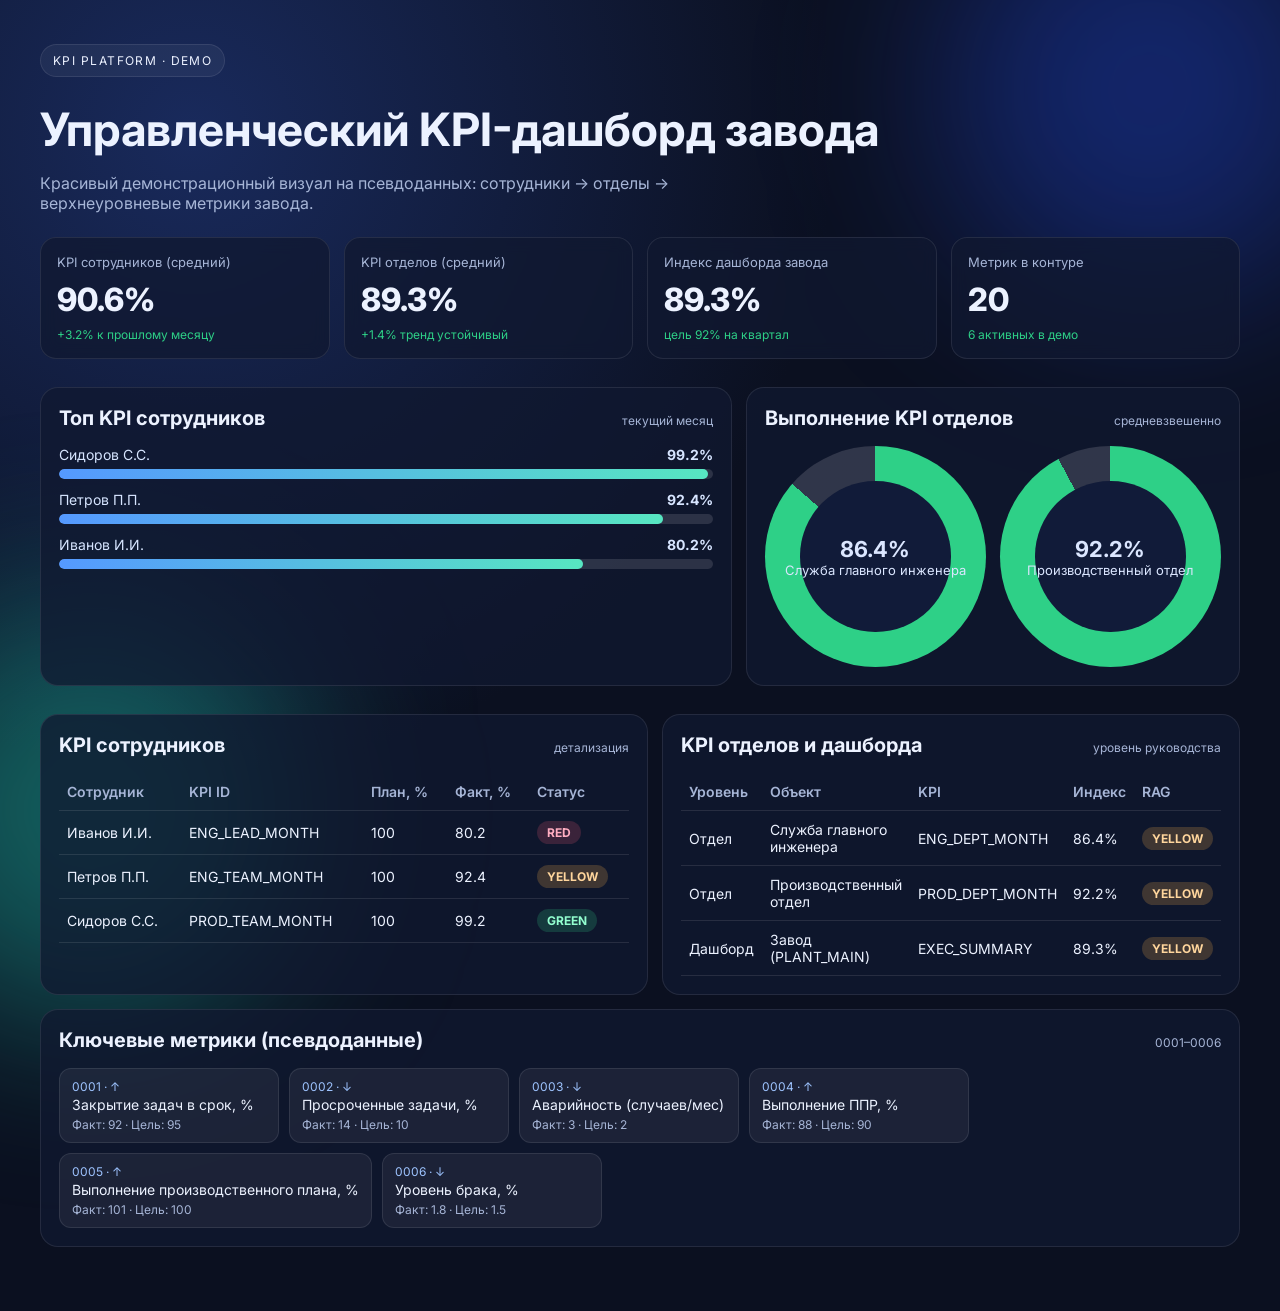
<file: index.html>
<!doctype html>
<html lang="ru">
  <head>
    <meta charset="UTF-8" />
    <meta name="viewport" content="width=device-width, initial-scale=1.0" />
    <title>KPI Vision Board</title>
    <link rel="preconnect" href="https://fonts.googleapis.com" />
    <link rel="preconnect" href="https://fonts.gstatic.com" crossorigin />
    <link href="https://fonts.googleapis.com/css2?family=Inter:wght@400;500;600;700;800&display=swap" rel="stylesheet" />
    <link rel="stylesheet" href="styles.css" />
  </head>
  <body>
    <div class="bg-glow bg-glow-1"></div>
    <div class="bg-glow bg-glow-2"></div>

    <main class="container">
      <header class="hero">
        <p class="badge">KPI PLATFORM · DEMO</p>
        <h1>Управленческий KPI-дашборд завода</h1>
        <p class="subtitle">
          Красивый демонстрационный визуал на псевдоданных: сотрудники → отделы → верхнеуровневые метрики завода.
        </p>
      </header>

      <section class="card-grid" id="summaryCards"></section>

      <section class="layout-two">
        <article class="panel">
          <div class="panel-head">
            <h2>Топ KPI сотрудников</h2>
            <span class="hint">текущий месяц</span>
          </div>
          <div id="employeeBars" class="bars"></div>
        </article>

        <article class="panel">
          <div class="panel-head">
            <h2>Выполнение KPI отделов</h2>
            <span class="hint">средневзвешенно</span>
          </div>
          <div id="departmentDonuts" class="donuts"></div>
        </article>
      </section>

      <section class="layout-two">
        <article class="panel">
          <div class="panel-head">
            <h2>KPI сотрудников</h2>
            <span class="hint">детализация</span>
          </div>
          <div class="table-wrap">
            <table>
              <thead>
                <tr>
                  <th>Сотрудник</th>
                  <th>KPI ID</th>
                  <th>План, %</th>
                  <th>Факт, %</th>
                  <th>Статус</th>
                </tr>
              </thead>
              <tbody id="employeeTable"></tbody>
            </table>
          </div>
        </article>

        <article class="panel">
          <div class="panel-head">
            <h2>KPI отделов и дашборда</h2>
            <span class="hint">уровень руководства</span>
          </div>
          <div class="table-wrap">
            <table>
              <thead>
                <tr>
                  <th>Уровень</th>
                  <th>Объект</th>
                  <th>KPI</th>
                  <th>Индекс</th>
                  <th>RAG</th>
                </tr>
              </thead>
              <tbody id="orgTable"></tbody>
            </table>
          </div>
        </article>
      </section>

      <section class="panel">
        <div class="panel-head">
          <h2>Ключевые метрики (псевдоданные)</h2>
          <span class="hint">0001–0006</span>
        </div>
        <div class="chips" id="metricChips"></div>
      </section>
    </main>

    <script src="dashboard.js"></script>
  </body>
</html>
</file>
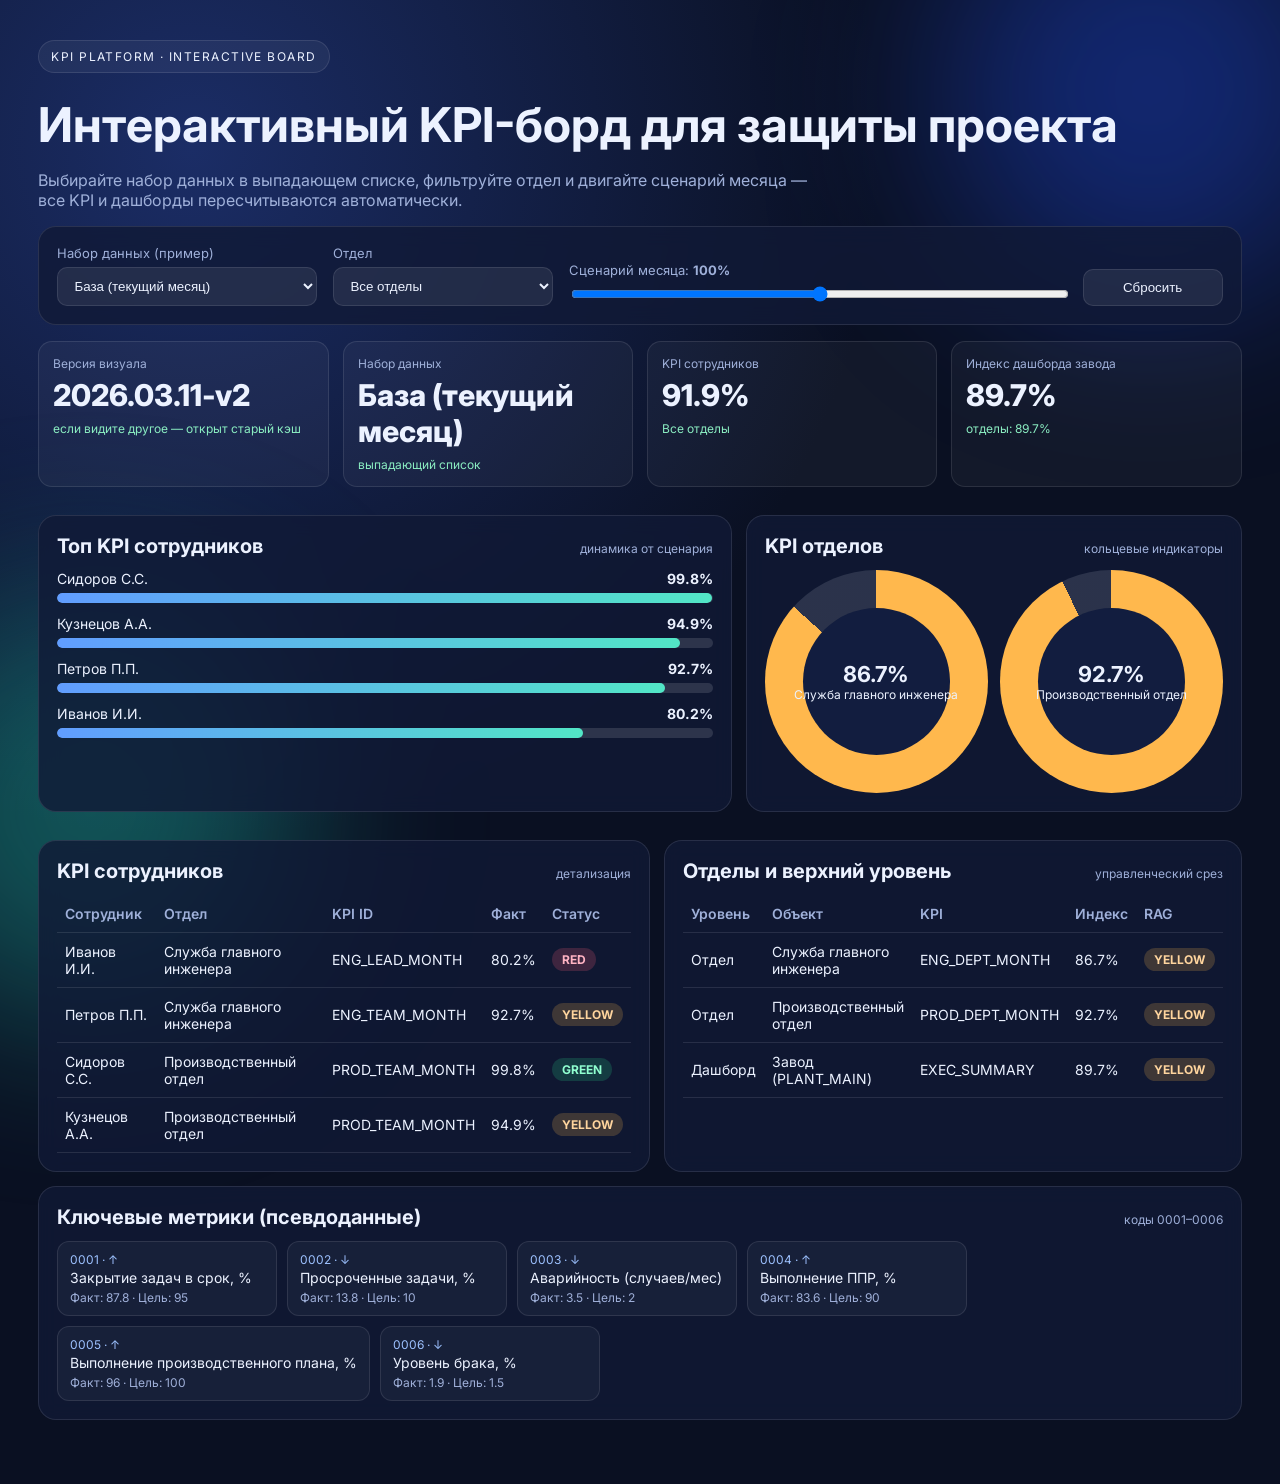
<file: docs/index.html>
<!doctype html>
<html lang="ru">
  <head>
    <meta charset="UTF-8" />
    <meta name="viewport" content="width=device-width, initial-scale=1.0" />
    <title>KPI Board · Interactive Demo</title>
    <link rel="preconnect" href="https://fonts.googleapis.com" />
    <link rel="preconnect" href="https://fonts.gstatic.com" crossorigin />
    <link href="https://fonts.googleapis.com/css2?family=Inter:wght@400;500;600;700;800&display=swap" rel="stylesheet" />
    <meta http-equiv="Cache-Control" content="no-cache, no-store, must-revalidate" />
    <meta http-equiv="Pragma" content="no-cache" />
    <meta http-equiv="Expires" content="0" />
    <link rel="stylesheet" href="styles.css?v=20260311a" />
  </head>
  <body>
    <div class="bg-glow bg-glow-1"></div>
    <div class="bg-glow bg-glow-2"></div>

    <main class="container">
      <header class="hero">
        <p class="badge">KPI PLATFORM · INTERACTIVE BOARD</p>
        <h1>Интерактивный KPI-борд для защиты проекта</h1>
        <p class="subtitle">Выбирайте набор данных в выпадающем списке, фильтруйте отдел и двигайте сценарий месяца — все KPI и дашборды пересчитываются автоматически.</p>
      </header>

      <section class="panel control-panel">
        <div class="control">
          <label for="datasetSelect">Набор данных (пример)</label>
          <select id="datasetSelect"></select>
        </div>
        <div class="control">
          <label for="departmentFilter">Отдел</label>
          <select id="departmentFilter"></select>
        </div>
        <div class="control">
          <label for="scenarioRange">Сценарий месяца: <strong id="scenarioLabel">100%</strong></label>
          <input id="scenarioRange" type="range" min="80" max="120" value="100" step="1" />
        </div>
        <button id="resetBtn" class="reset-btn">Сбросить</button>
      </section>

      <section class="card-grid" id="summaryCards"></section>

      <section class="layout-two">
        <article class="panel">
          <div class="panel-head"><h2>Топ KPI сотрудников</h2><span class="hint">динамика от сценария</span></div>
          <div id="employeeBars" class="bars"></div>
        </article>
        <article class="panel">
          <div class="panel-head"><h2>KPI отделов</h2><span class="hint">кольцевые индикаторы</span></div>
          <div id="departmentDonuts" class="donuts"></div>
        </article>
      </section>

      <section class="layout-two">
        <article class="panel">
          <div class="panel-head"><h2>KPI сотрудников</h2><span class="hint">детализация</span></div>
          <div class="table-wrap"><table><thead><tr><th>Сотрудник</th><th>Отдел</th><th>KPI ID</th><th>Факт</th><th>Статус</th></tr></thead><tbody id="employeeTable"></tbody></table></div>
        </article>
        <article class="panel">
          <div class="panel-head"><h2>Отделы и верхний уровень</h2><span class="hint">управленческий срез</span></div>
          <div class="table-wrap"><table><thead><tr><th>Уровень</th><th>Объект</th><th>KPI</th><th>Индекс</th><th>RAG</th></tr></thead><tbody id="orgTable"></tbody></table></div>
        </article>
      </section>

      <section class="panel">
        <div class="panel-head"><h2>Ключевые метрики (псевдоданные)</h2><span class="hint">коды 0001–0006</span></div>
        <div class="chips" id="metricChips"></div>
      </section>
    </main>

    <script src="dashboard.js?v=20260311a"></script>
  </body>
</html>
</file>
<file: styles.css>
:root {
  --bg: #0b1020;
  --panel: rgba(16, 24, 48, 0.75);
  --panel-border: rgba(255, 255, 255, 0.09);
  --text: #ecf2ff;
  --muted: #a6b5d6;
  --brand: #5ca7ff;
  --ok: #2ed087;
  --warn: #ffb84d;
  --bad: #ff5f7a;
}

* { box-sizing: border-box; }
body {
  margin: 0;
  font-family: Inter, system-ui, -apple-system, sans-serif;
  background: radial-gradient(circle at 15% 10%, #192a5c, var(--bg) 40%);
  color: var(--text);
  min-height: 100vh;
}

.container {
  width: min(1200px, 94vw);
  margin: 0 auto;
  padding: 32px 0 64px;
  position: relative;
  z-index: 2;
}

.hero h1 { font-size: clamp(28px, 4vw, 46px); margin: 12px 0; }
.subtitle { color: var(--muted); max-width: 760px; }
.badge {
  display: inline-block;
  font-size: 12px;
  letter-spacing: 0.12em;
  padding: 8px 12px;
  border-radius: 999px;
  border: 1px solid var(--panel-border);
  background: rgba(255,255,255,.05);
}

.card-grid {
  margin-top: 24px;
  display: grid;
  grid-template-columns: repeat(4, 1fr);
  gap: 14px;
}
.card {
  background: var(--panel);
  border: 1px solid var(--panel-border);
  border-radius: 16px;
  padding: 16px;
  backdrop-filter: blur(8px);
}
.card .label { color: var(--muted); font-size: 13px; }
.card .value { font-size: 32px; font-weight: 800; margin-top: 10px; }
.card .delta { font-size: 12px; margin-top: 8px; color: var(--ok); }

.layout-two {
  margin-top: 14px;
  display: grid;
  grid-template-columns: 1.4fr 1fr;
  gap: 14px;
}
.panel {
  margin-top: 14px;
  background: var(--panel);
  border: 1px solid var(--panel-border);
  border-radius: 18px;
  padding: 18px;
}
.panel-head { display: flex; justify-content: space-between; align-items: baseline; }
.panel h2 { margin: 0 0 16px; font-size: 20px; }
.hint { color: var(--muted); font-size: 12px; }

.bars { display: grid; gap: 12px; }
.bar-item { display: grid; gap: 6px; }
.bar-head { display: flex; justify-content: space-between; color: #d7e5ff; font-size: 14px; }
.track { height: 10px; border-radius: 8px; background: rgba(255,255,255,.12); overflow: hidden; }
.fill { height: 100%; border-radius: 8px; background: linear-gradient(90deg, #59f, #57e6c1); }

.donuts { display: grid; grid-template-columns: 1fr 1fr; gap: 14px; }
.donut {
  display: grid;
  place-items: center;
  aspect-ratio: 1;
  border-radius: 50%;
  background: conic-gradient(var(--ok) var(--p), rgba(255,255,255,.14) 0);
  position: relative;
}
.donut::before {
  content: "";
  width: 68%;
  height: 68%;
  border-radius: 50%;
  background: #111b39;
  position: absolute;
}
.donut span { z-index: 1; text-align: center; font-size: 13px; color: #dbe6ff; }
.donut strong { display:block; font-size: 22px; }

.table-wrap { overflow: auto; }
table { width: 100%; border-collapse: collapse; font-size: 14px; }
th, td { padding: 10px 8px; border-bottom: 1px solid rgba(255,255,255,.1); text-align: left; }
th { color: var(--muted); font-weight: 600; }
.tag {
  display: inline-block;
  padding: 4px 10px;
  border-radius: 999px;
  font-size: 12px;
  font-weight: 700;
}
.tag.green { background: rgba(46,208,135,.2); color: #93ffd0; }
.tag.yellow { background: rgba(255,184,77,.2); color: #ffd69d; }
.tag.red { background: rgba(255,95,122,.18); color: #ffadc1; }

.chips { display: flex; flex-wrap: wrap; gap: 10px; }
.chip {
  background: rgba(255,255,255,.06);
  border: 1px solid var(--panel-border);
  border-radius: 12px;
  padding: 10px 12px;
  min-width: 220px;
}
.chip .code { color: #9ec4ff; font-size: 12px; }
.chip .name { font-size: 14px; margin-top: 2px; }
.chip .meta { color: var(--muted); font-size: 12px; margin-top: 4px; }

.bg-glow {
  position: fixed;
  width: 420px;
  height: 420px;
  border-radius: 50%;
  filter: blur(90px);
  z-index: 0;
}
.bg-glow-1 { background: #2452ff55; top: -120px; right: -80px; }
.bg-glow-2 { background: #1fd0b766; left: -120px; bottom: -120px; }

@media (max-width: 960px) {
  .card-grid { grid-template-columns: 1fr 1fr; }
  .layout-two { grid-template-columns: 1fr; }
}
</file>
<file: docs/styles.css>
:root {
  --bg: #0a1022;
  --panel: rgba(17, 26, 54, 0.8);
  --panel-border: rgba(255, 255, 255, 0.1);
  --text: #ecf2ff;
  --muted: #9fb0d9;
  --ok: #2ed087;
  --warn: #ffb84d;
  --bad: #ff5f7a;
}
* { box-sizing: border-box; }
body {
  margin: 0;
  font-family: Inter, system-ui, sans-serif;
  background: radial-gradient(circle at 15% 10%, #1b2d66, var(--bg) 40%);
  color: var(--text);
  min-height: 100vh;
}
.container { width: min(1240px, 94vw); margin: 0 auto; padding: 28px 0 64px; position: relative; z-index: 2; }
.hero h1 { margin: 10px 0; font-size: clamp(30px, 4vw, 48px); }
.subtitle { color: var(--muted); max-width: 780px; }
.badge { display: inline-block; padding: 8px 12px; border-radius: 999px; border: 1px solid var(--panel-border); font-size: 12px; letter-spacing: .12em; background: rgba(255,255,255,.05); }

.panel { margin-top: 14px; background: var(--panel); border: 1px solid var(--panel-border); border-radius: 18px; padding: 18px; backdrop-filter: blur(10px); }
.panel-head { display: flex; justify-content: space-between; align-items: baseline; margin-bottom: 12px; }
.panel h2 { margin: 0; font-size: 20px; }
.hint { color: var(--muted); font-size: 12px; }

.control-panel { display: grid; grid-template-columns: 260px 220px 1fr 140px; gap: 16px; align-items: end; }
.control label { display: block; font-size: 13px; color: var(--muted); margin-bottom: 6px; }
select, input[type='range'] { width: 100%; }
select { padding: 10px 12px; border-radius: 10px; background: rgba(255,255,255,.08); color: var(--text); border: 1px solid var(--panel-border); }
.reset-btn { padding: 10px 12px; border: 1px solid var(--panel-border); background: rgba(255,255,255,.08); color: var(--text); border-radius: 10px; cursor: pointer; }

.card-grid { margin-top: 16px; display: grid; grid-template-columns: repeat(4, 1fr); gap: 14px; }
.card { background: rgba(255,255,255,.04); border: 1px solid var(--panel-border); border-radius: 14px; padding: 14px; }
.card .label { color: var(--muted); font-size: 12px; }
.card .value { font-size: 30px; font-weight: 800; margin-top: 6px; }
.card .delta { font-size: 12px; margin-top: 8px; color: #8beec2; }

.layout-two { display: grid; grid-template-columns: 1.4fr 1fr; gap: 14px; margin-top: 14px; }
.bars { display: grid; gap: 12px; }
.bar-item { display: grid; gap: 6px; }
.bar-head { display: flex; justify-content: space-between; font-size: 14px; }
.track { height: 10px; border-radius: 8px; background: rgba(255,255,255,.13); overflow: hidden; }
.fill { height: 100%; border-radius: 8px; background: linear-gradient(90deg, #619dff, #52e6c6); }

.donuts { display: grid; grid-template-columns: 1fr 1fr; gap: 12px; }
.donut { aspect-ratio: 1; border-radius: 50%; display: grid; place-items: center; background: conic-gradient(var(--ring) var(--p), rgba(255,255,255,.12) 0); position: relative; }
.donut::before { content:''; width: 66%; height: 66%; background: #121d3f; border-radius: 50%; position: absolute; }
.donut span { z-index: 1; text-align: center; font-size: 12px; }
.donut strong { display: block; font-size: 22px; }

.table-wrap { overflow: auto; }
table { width: 100%; border-collapse: collapse; font-size: 14px; }
th, td { text-align: left; padding: 10px 8px; border-bottom: 1px solid rgba(255,255,255,.1); }
th { color: var(--muted); font-weight: 600; }
.tag { padding: 4px 10px; border-radius: 999px; font-size: 12px; font-weight: 700; display: inline-block; }
.green { background: rgba(46,208,135,.2); color: #90ffd0; }
.yellow { background: rgba(255,184,77,.2); color: #ffd59e; }
.red { background: rgba(255,95,122,.2); color: #ffb3c3; }

.chips { display: flex; flex-wrap: wrap; gap: 10px; }
.chip { min-width: 220px; border: 1px solid var(--panel-border); background: rgba(255,255,255,.04); border-radius: 12px; padding: 10px 12px; }
.code { color: #9dc2ff; font-size: 12px; }
.name { margin-top: 2px; font-size: 14px; }
.meta { color: var(--muted); margin-top: 4px; font-size: 12px; }

.bg-glow { position: fixed; width: 420px; height: 420px; border-radius: 50%; filter: blur(90px); z-index: 0; }
.bg-glow-1 { background: #2452ff5a; top: -120px; right: -80px; }
.bg-glow-2 { background: #1fd0b75a; left: -120px; bottom: -120px; }

@media (max-width: 980px) {
  .control-panel { grid-template-columns: 1fr; }
  .card-grid { grid-template-columns: 1fr 1fr; }
  .layout-two { grid-template-columns: 1fr; }
}

.version-note {
  margin-top: 8px;
  color: #8fb3ff;
  font-size: 12px;
}
</file>
